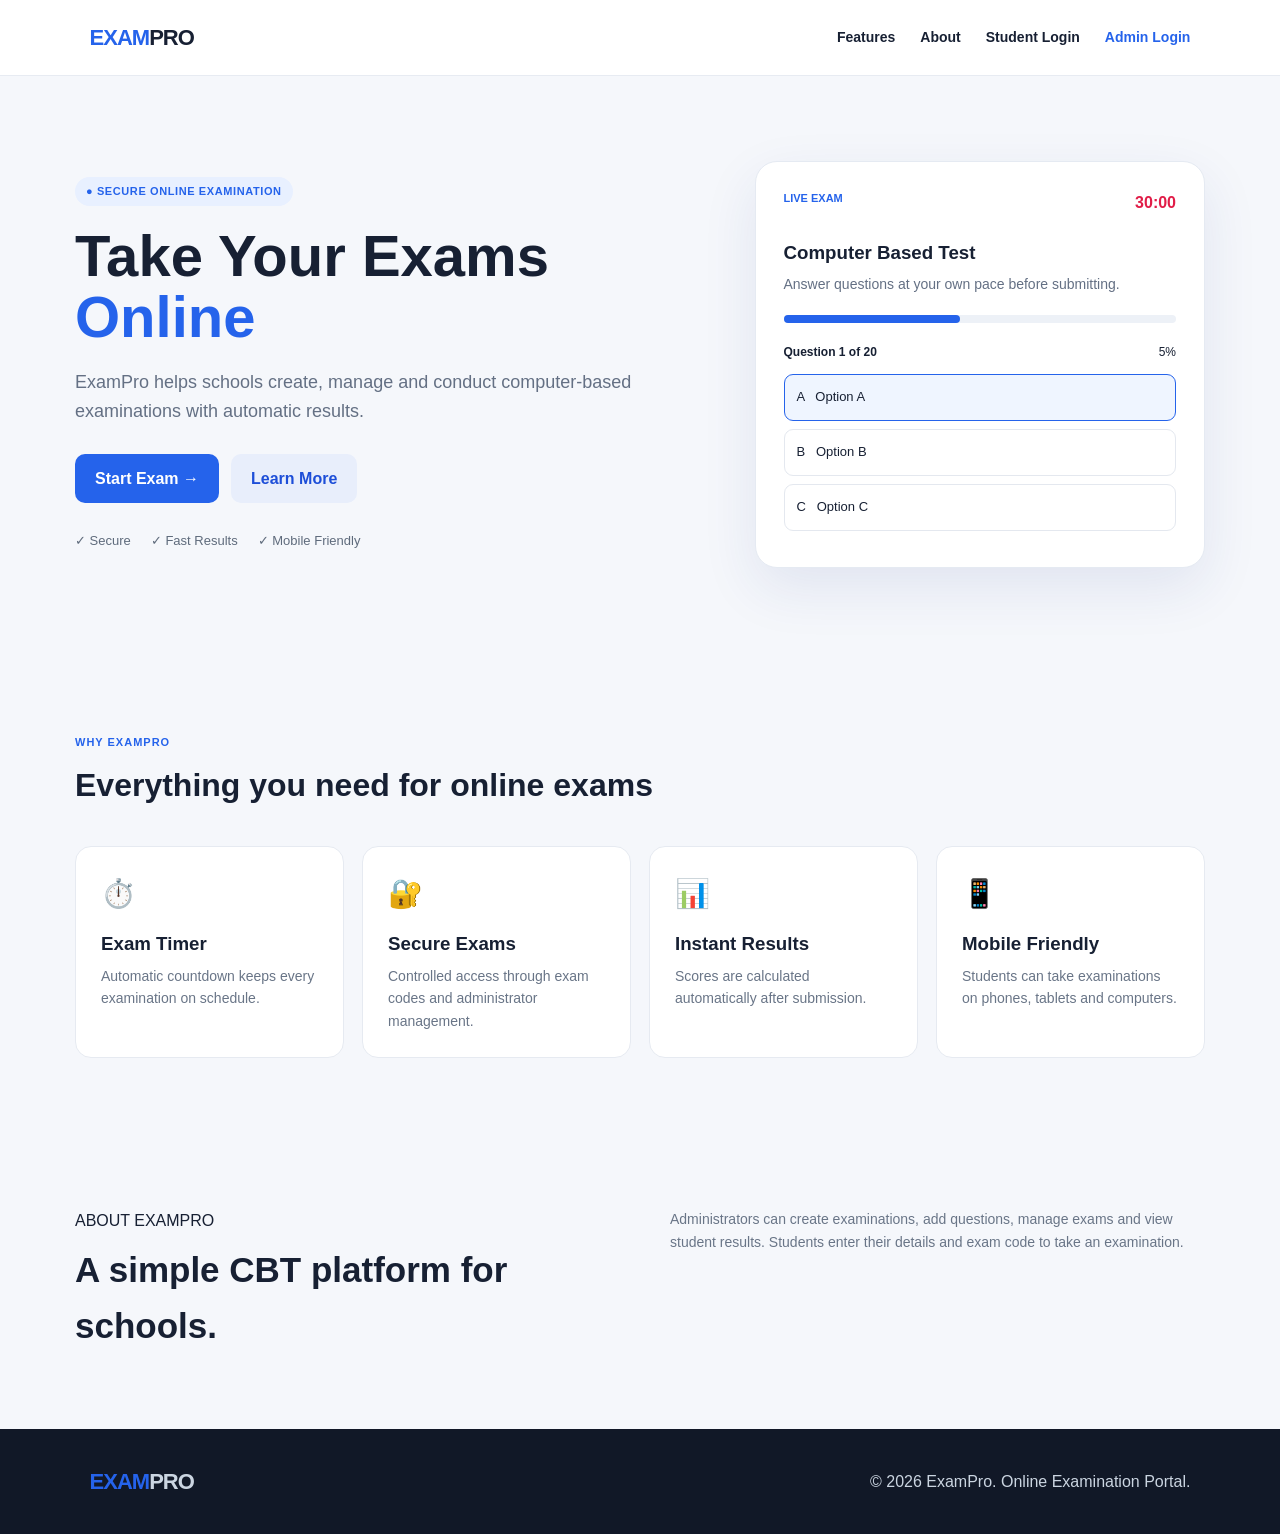
<file: index.html>
<!DOCTYPE html>
<html lang="en">
<head>
<meta charset="UTF-8">
<meta name="viewport" content="width=device-width, initial-scale=1.0">
<title>ExamPro | Online Examination</title>
<link rel="stylesheet" href="style.css">
</head>
<body>
<header class="site-header">
<a class="logo" href="index.html"><span>EXAM</span>PRO</a>
<nav>
<a href="#features">Features</a><a href="#about">About</a>
<a href="student-login.html">Student Login</a><a class="nav-admin" href="admin-login.html">Admin Login</a>
</nav>
</header>
<main>
<section class="hero">
<div class="hero-copy">
<span class="badge">● SECURE ONLINE EXAMINATION</span>
<h1>Take Your Exams <span>Online</span></h1>
<p>ExamPro helps schools create, manage and conduct computer-based examinations with automatic results.</p>
<div class="hero-actions"><a class="primary-btn" href="student-login.html">Start Exam →</a><a class="secondary-btn" href="#features">Learn More</a></div>
<div class="trust-row"><span>✓ Secure</span><span>✓ Fast Results</span><span>✓ Mobile Friendly</span></div>
</div>
<div class="hero-card">
<div class="mini-top"><span>LIVE EXAM</span><strong>30:00</strong></div>
<h3>Computer Based Test</h3><p>Answer questions at your own pace before submitting.</p>
<div class="progress"><span></span></div>
<div class="mini-q"><b>Question 1 of 20</b><span>5%</span></div>
<div class="mini-option active">A &nbsp; Option A</div><div class="mini-option">B &nbsp; Option B</div><div class="mini-option">C &nbsp; Option C</div>
</div>
</section>
<section id="features" class="section">
<div class="section-heading"><span>WHY EXAMPRO</span><h2>Everything you need for online exams</h2></div>
<div class="feature-grid">
<article><div class="icon">⏱️</div><h3>Exam Timer</h3><p>Automatic countdown keeps every examination on schedule.</p></article>
<article><div class="icon">🔐</div><h3>Secure Exams</h3><p>Controlled access through exam codes and administrator management.</p></article>
<article><div class="icon">📊</div><h3>Instant Results</h3><p>Scores are calculated automatically after submission.</p></article>
<article><div class="icon">📱</div><h3>Mobile Friendly</h3><p>Students can take examinations on phones, tablets and computers.</p></article>
</div>
</section>
<section id="about" class="about section">
<div><span>ABOUT EXAMPRO</span><h2>A simple CBT platform for schools.</h2></div>
<p>Administrators can create examinations, add questions, manage exams and view student results. Students enter their details and exam code to take an examination.</p>
</section>
</main>
<footer><div class="logo"><span>EXAM</span>PRO</div><p>© 2026 ExamPro. Online Examination Portal.</p></footer>
</body>
</html>
</file>
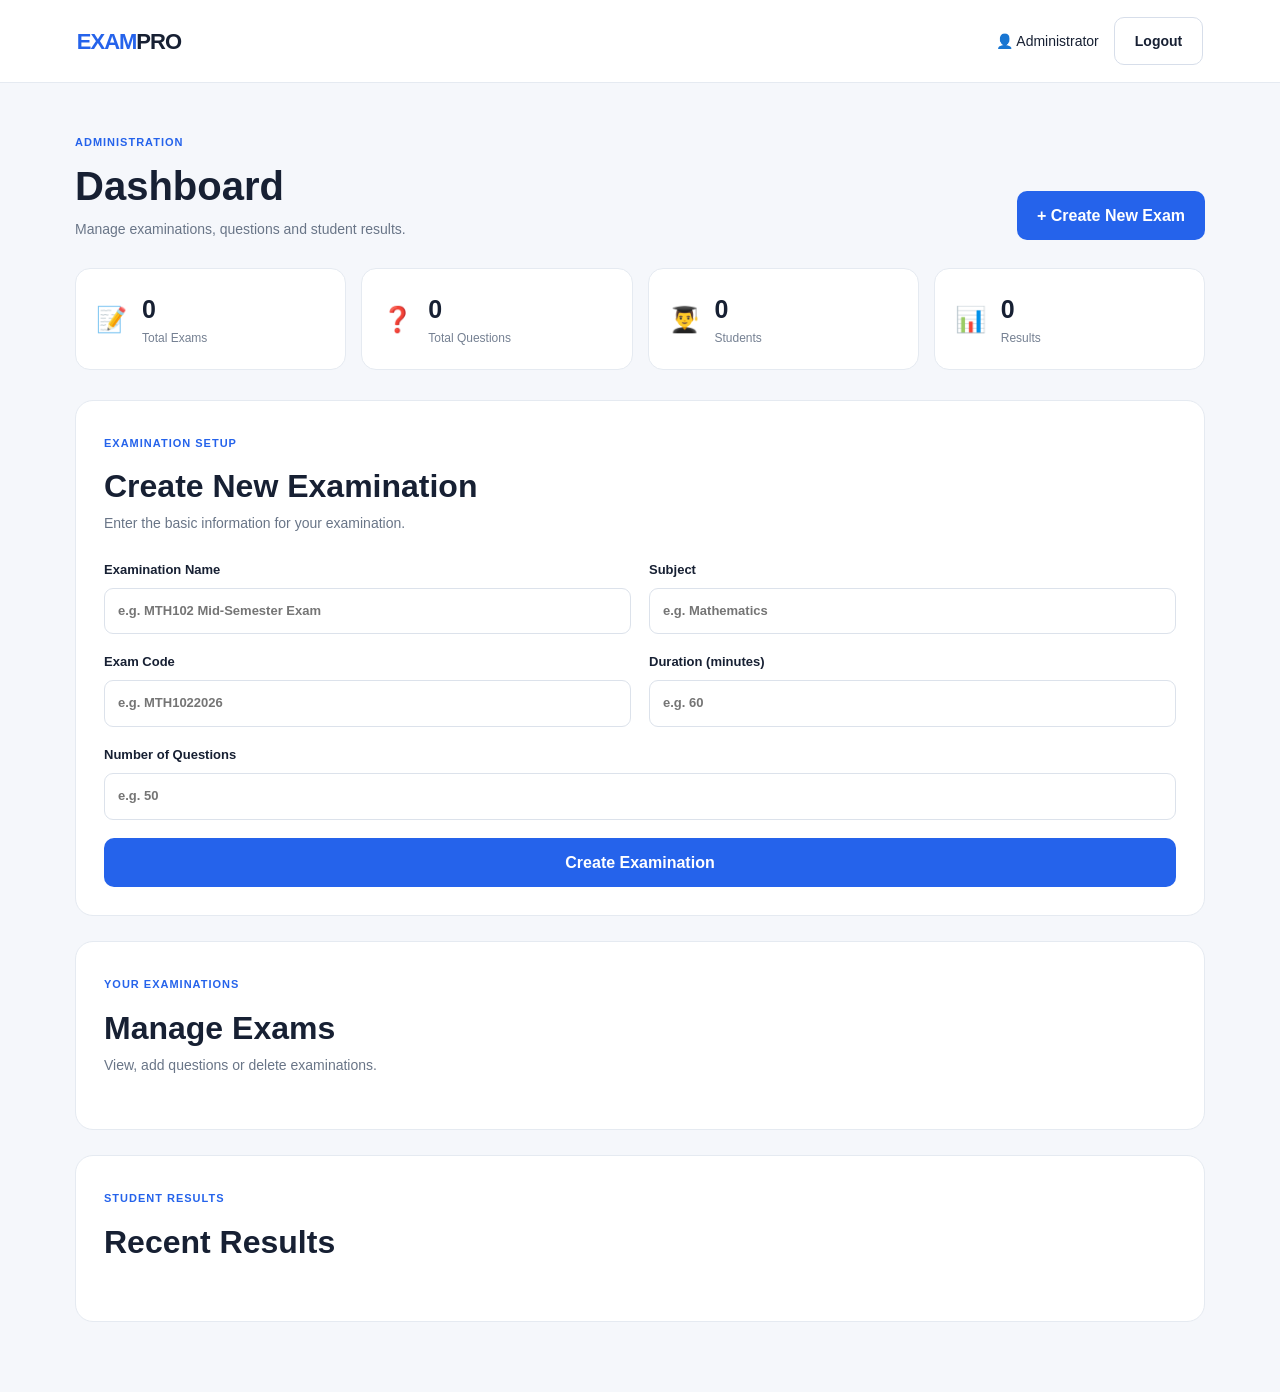
<file: admin-dashboard.html>
<!DOCTYPE html>
<html lang="en">
<head><meta charset="UTF-8"><meta name="viewport" content="width=device-width, initial-scale=1.0"><title>Admin Dashboard | ExamPro</title><link rel="stylesheet" href="style.css"></head>
<body>
<header class="dashboard-header"><a class="logo" href="index.html"><span>EXAM</span>PRO</a><div class="admin-profile"><span>👤 Administrator</span><button id="adminLogout" class="outline-btn">Logout</button></div></header>
<main class="dashboard">
<div class="dashboard-heading"><div><span>ADMINISTRATION</span><h1>Dashboard</h1><p>Manage examinations, questions and student results.</p></div><button id="focusCreate" class="primary-btn">+ Create New Exam</button></div>
<section class="dashboard-stats">
<div class="stat-card"><span>📝</span><div><strong id="totalExams">0</strong><p>Total Exams</p></div></div>
<div class="stat-card"><span>❓</span><div><strong id="totalQuestions">0</strong><p>Total Questions</p></div></div>
<div class="stat-card"><span>👨‍🎓</span><div><strong id="totalStudents">0</strong><p>Students</p></div></div>
<div class="stat-card"><span>📊</span><div><strong id="totalResults">0</strong><p>Results</p></div></div>
</section>
<section class="dashboard-section" id="createExamSection">
<div class="section-title"><span>EXAMINATION SETUP</span><h2>Create New Examination</h2><p>Enter the basic information for your examination.</p></div>
<form id="createExamForm" class="exam-form">
<div class="form-row">
<label>Examination Name<input id="examName" placeholder="e.g. MTH102 Mid-Semester Exam" required></label>
<label>Subject<input id="examSubject" placeholder="e.g. Mathematics" required></label>
</div>
<div class="form-row">
<label>Exam Code<input id="examCode" placeholder="e.g. MTH1022026" required></label>
<label>Duration (minutes)<input id="examDuration" type="number" min="1" placeholder="e.g. 60" required></label>
</div>
<label>Number of Questions<input id="numberOfQuestions" type="number" min="1" max="200" placeholder="e.g. 50" required></label>
<button class="primary-btn" type="submit">Create Examination</button>
</form>
</section>
<section class="dashboard-section">
<div class="section-title"><span>YOUR EXAMINATIONS</span><h2>Manage Exams</h2><p>View, add questions or delete examinations.</p></div>
<div id="examList" class="exam-list"></div>
</section>
<section class="dashboard-section hidden" id="questionBuilderSection">
<div class="section-title"><span>QUESTION MANAGEMENT</span><h2>Add Examination Questions</h2><p id="builderSubtitle">Create the questions and correct answers.</p></div>
<form id="questionBuilderForm"><div id="questionFields"></div><button class="primary-btn" type="submit">Save Questions & Publish Exam</button></form>
</section>
<section class="dashboard-section">
<div class="section-title"><span>STUDENT RESULTS</span><h2>Recent Results</h2></div>
<div id="resultsList" class="results-list"></div>
</section>
</main>
<script src="script.js"></script>
</body>
</html>
</file>
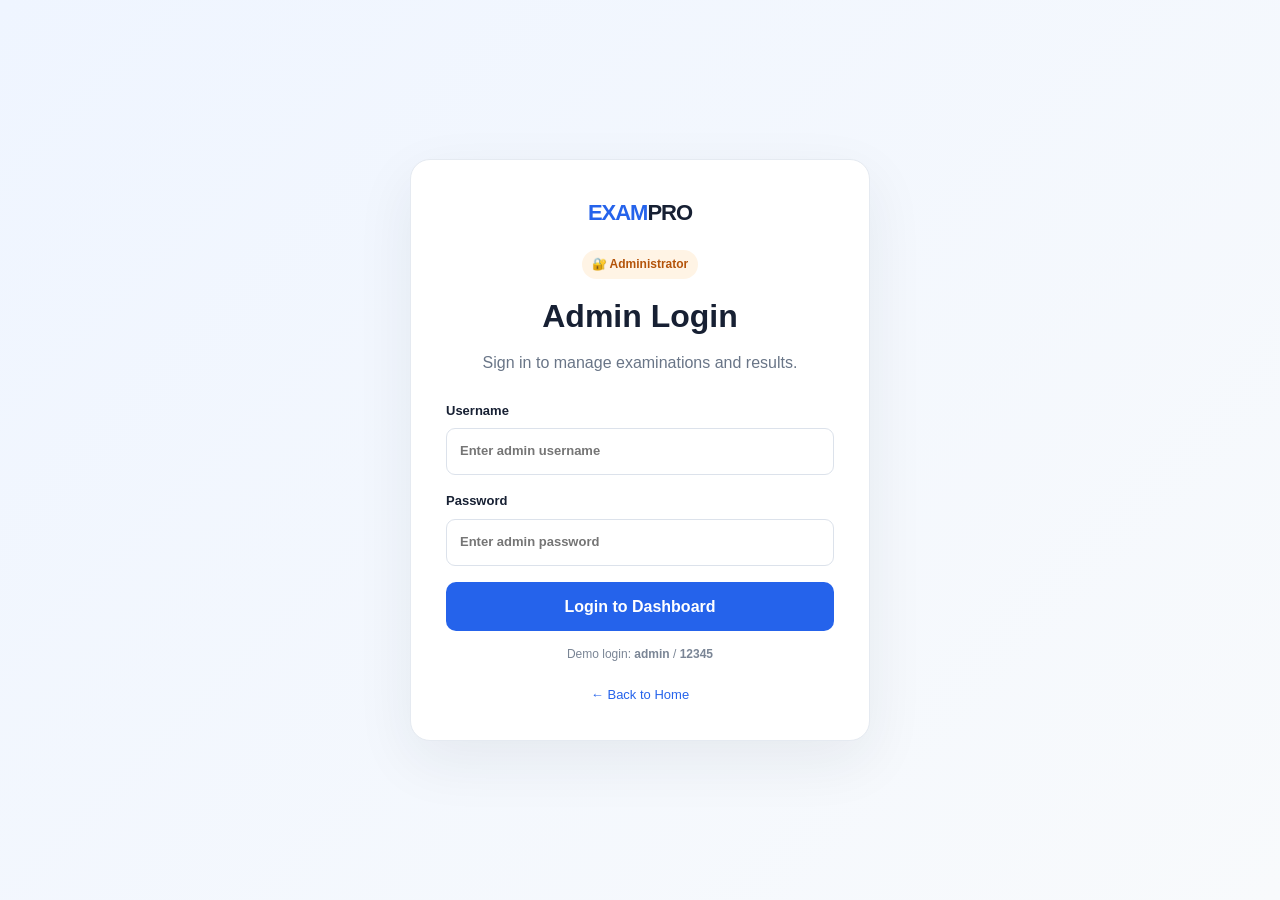
<file: admin-login.html>
<!DOCTYPE html>
<html lang="en">
<head><meta charset="UTF-8"><meta name="viewport" content="width=device-width, initial-scale=1.0"><title>Admin Login | ExamPro</title><link rel="stylesheet" href="style.css"></head>
<body class="center-page">
<div class="login-box">
<a class="logo center-logo" href="index.html"><span>EXAM</span>PRO</a>
<div class="admin-badge">🔐 Administrator</div>
<h1>Admin Login</h1><p class="muted">Sign in to manage examinations and results.</p>
<form id="adminLoginForm">
<label>Username<input id="adminUsername" type="text" placeholder="Enter admin username" required></label>
<label>Password<input id="adminPassword" type="password" placeholder="Enter admin password" required></label>
<button class="primary-btn full" type="submit">Login to Dashboard</button>
</form>
<p class="demo-note">Demo login: <b>admin</b> / <b>12345</b></p>
<p class="back-home"><a href="index.html">← Back to Home</a></p>
</div>
<script src="script.js"></script>
</body>
</html>
</file>
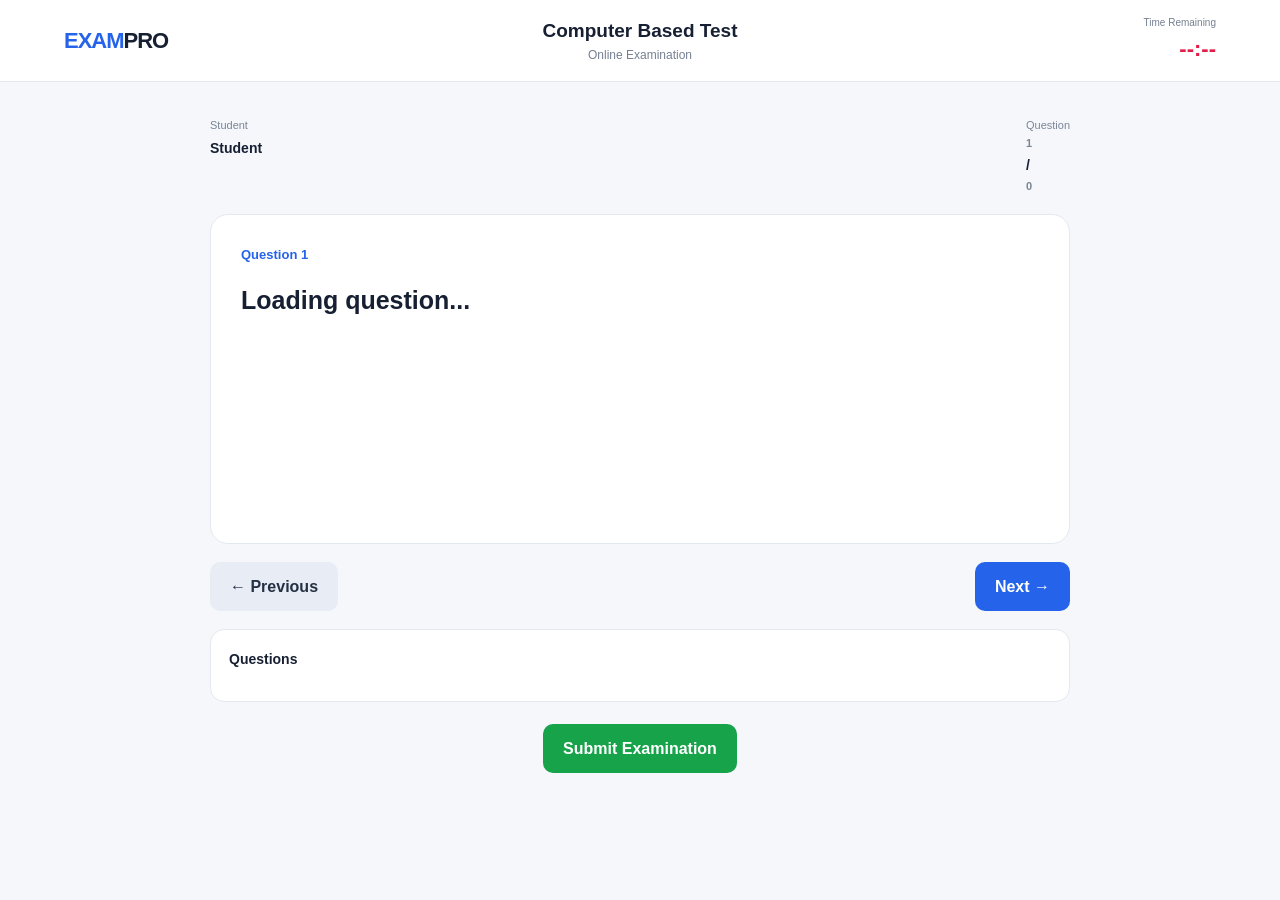
<file: exam.html>
<!DOCTYPE html>
<html lang="en">
<head><meta charset="UTF-8"><meta name="viewport" content="width=device-width, initial-scale=1.0"><title>Online Examination | ExamPro</title><link rel="stylesheet" href="style.css"></head>
<body>
<header class="exam-header"><a class="logo" href="index.html"><span>EXAM</span>PRO</a><div class="exam-title"><h2 id="examTitle">Computer Based Test</h2><p id="examSubject">Online Examination</p></div><div class="timer-box"><span>Time Remaining</span><strong id="timer">--:--</strong></div></header>
<main class="exam-container">
<div class="exam-top"><div><span>Student</span><strong id="studentDisplay">Student</strong></div><div><span>Question</span><strong><span id="currentQuestion">1</span> / <span id="totalQuestions">0</span></strong></div></div>
<section class="question-card"><div class="question-label">Question <span id="questionNumber">1</span></div><h1 id="questionText">Loading question...</h1><div id="options" class="options"></div></section>
<div class="exam-navigation"><button id="previousBtn" class="nav-btn secondary">← Previous</button><button id="nextBtn" class="nav-btn">Next →</button></div>
<div class="question-navigation"><h3>Questions</h3><div id="questionNumbers" class="question-numbers"></div></div>
<div class="submit-area"><button id="submitExam" class="submit-exam">Submit Examination</button></div>
</main>
<script src="script.js"></script>
</body>
</html>
</file>
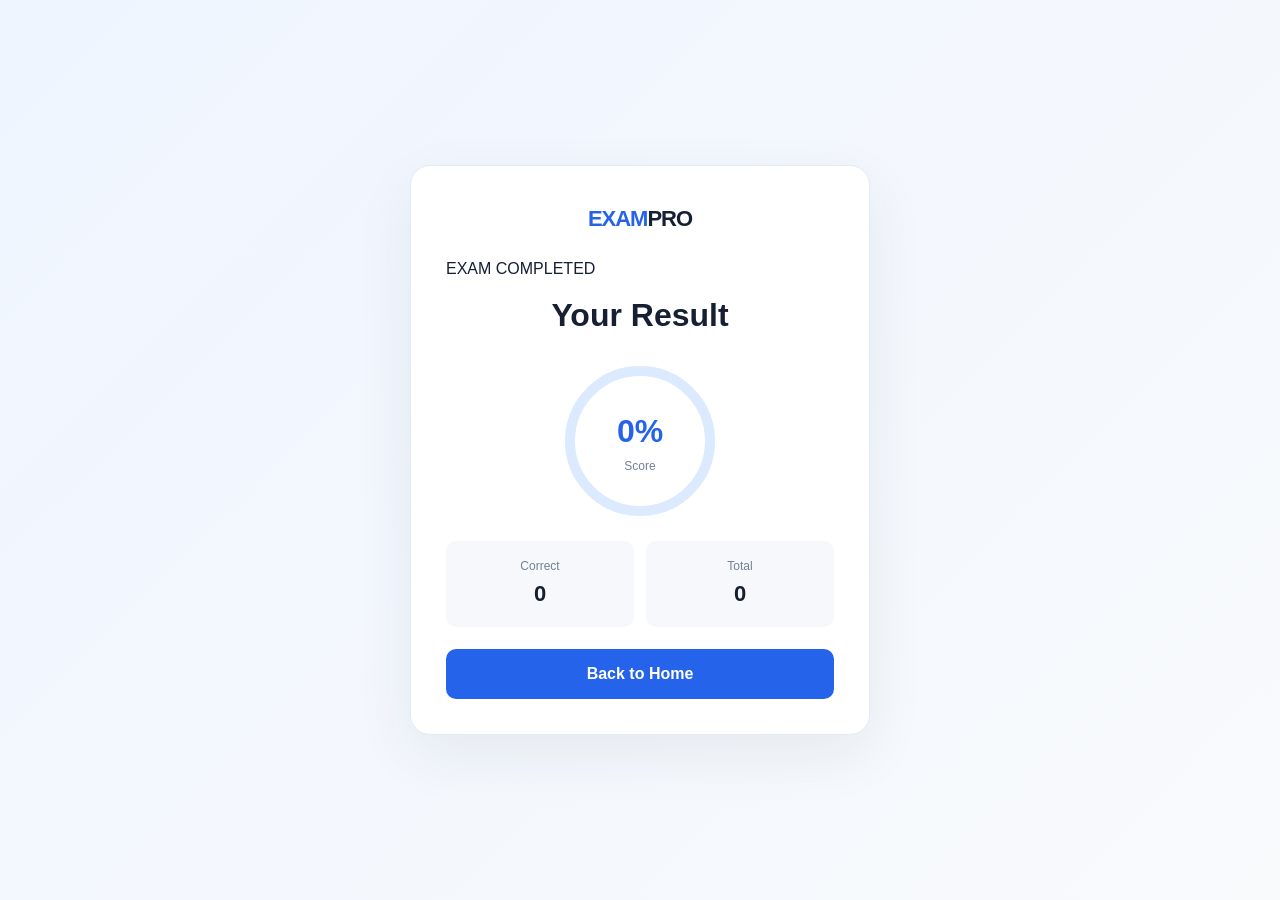
<file: result.html>
<!DOCTYPE html>
<html lang="en">
<head><meta charset="UTF-8"><meta name="viewport" content="width=device-width, initial-scale=1.0"><title>Exam Result | ExamPro</title><link rel="stylesheet" href="style.css"></head>
<body class="center-page">
<div class="result-box">
<div class="logo center-logo"><span>EXAM</span>PRO</div><span class="badge">EXAM COMPLETED</span>
<h1 id="resultTitle">Your Result</h1><p id="resultStudent" class="muted"></p>
<div class="score-circle"><strong id="resultScore">0%</strong><span>Score</span></div>
<div class="result-details"><div><span>Correct</span><strong id="resultCorrect">0</strong></div><div><span>Total</span><strong id="resultTotal">0</strong></div></div>
<a href="index.html" class="primary-btn full">Back to Home</a>
</div>
<script src="script.js"></script>
</body>
</html>
</file>
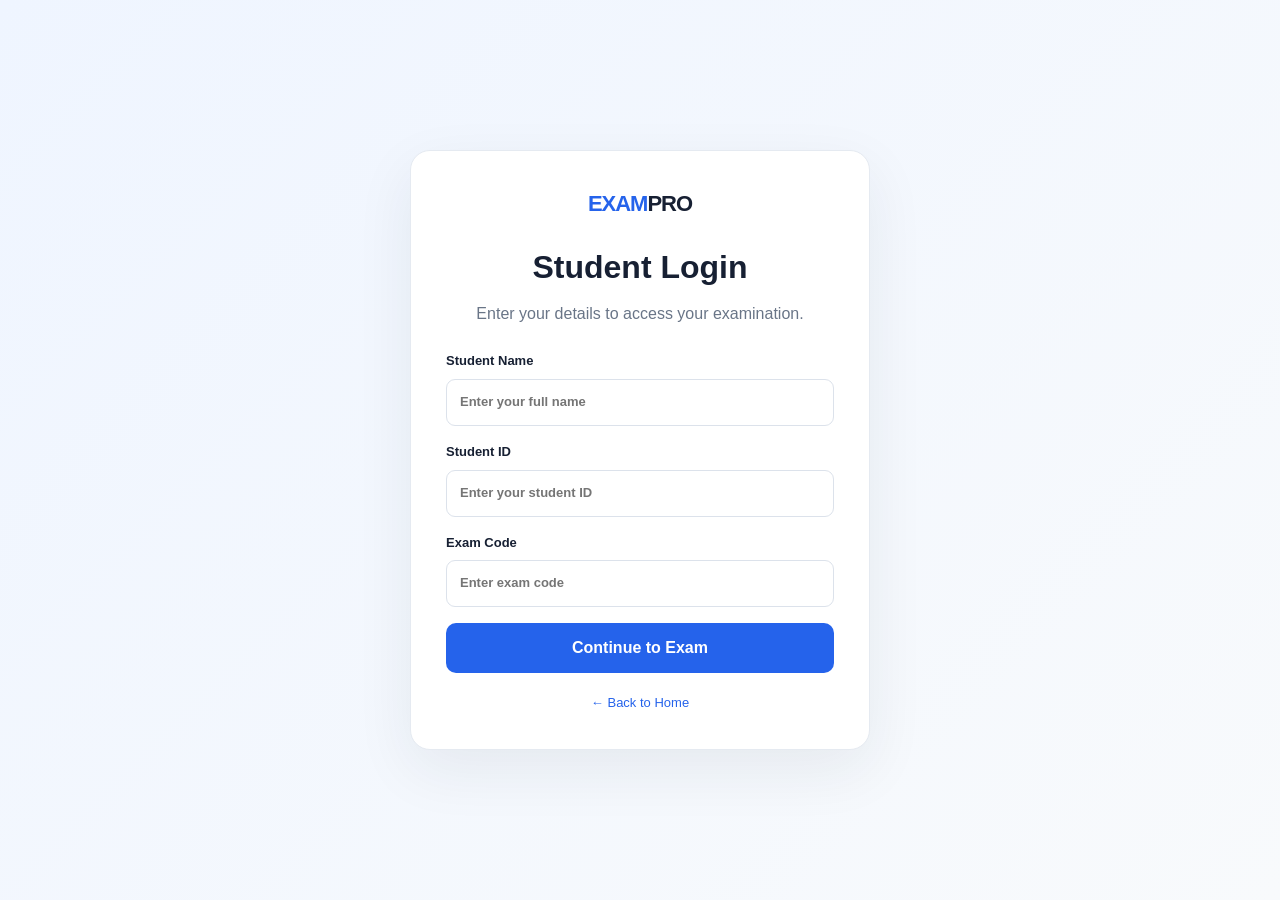
<file: student-login.html>
<!DOCTYPE html>
<html lang="en">
<head><meta charset="UTF-8"><meta name="viewport" content="width=device-width, initial-scale=1.0"><title>Student Login | ExamPro</title><link rel="stylesheet" href="style.css"></head>
<body class="center-page">
<div class="login-box">
<a class="logo center-logo" href="index.html"><span>EXAM</span>PRO</a>
<h1>Student Login</h1><p class="muted">Enter your details to access your examination.</p>
<form id="studentLoginForm">
<label>Student Name<input id="studentName" type="text" placeholder="Enter your full name" required></label>
<label>Student ID<input id="studentId" type="text" placeholder="Enter your student ID" required></label>
<label>Exam Code<input id="examCode" type="text" placeholder="Enter exam code" required></label>
<button class="primary-btn full" type="submit">Continue to Exam</button>
</form>
<p class="back-home"><a href="index.html">← Back to Home</a></p>
</div>
<script src="script.js"></script>
</body>
</html>
</file>
<file: style.css>
*{box-sizing:border-box;margin:0;padding:0}body{font-family:Inter,Arial,sans-serif;background:#f5f7fb;color:#172033;line-height:1.6}a{text-decoration:none;color:inherit}button,input,select{font:inherit}.primary-btn,.secondary-btn,.outline-btn,.nav-btn,.submit-exam{display:inline-flex;align-items:center;justify-content:center;border:0;border-radius:10px;padding:12px 20px;cursor:pointer;font-weight:700}.primary-btn{background:#2563eb;color:#fff}.primary-btn:hover{background:#1d4ed8}.secondary-btn{background:#e8eefb;color:#1d4ed8}.outline-btn{background:transparent;border:1px solid #d7deea;color:#172033}.full{width:100%}.logo{font-size:22px;font-weight:900;letter-spacing:-1px}.logo span{color:#2563eb}.site-header{height:76px;background:#fff;border-bottom:1px solid #e7ebf2;display:flex;align-items:center;justify-content:space-between;padding:0 7%;position:sticky;top:0;z-index:5}.site-header nav{display:flex;gap:25px;align-items:center;font-size:14px;font-weight:600}.nav-admin{color:#2563eb}.hero{max-width:1180px;margin:auto;padding:85px 25px;display:grid;grid-template-columns:1.15fr .85fr;gap:70px;align-items:center}.hero-copy .badge{display:inline-block;background:#e8f0ff;color:#2563eb;padding:6px 11px;border-radius:999px;font-size:11px;font-weight:800;letter-spacing:.6px}.hero h1{font-size:58px;line-height:1.05;margin:20px 0}.hero h1 span{color:#2563eb}.hero p{font-size:18px;color:#647084;max-width:600px}.hero-actions{display:flex;gap:12px;margin:28px 0}.trust-row{display:flex;gap:20px;color:#5f6b7c;font-size:13px}.hero-card{background:#fff;border:1px solid #e5eaf2;border-radius:22px;padding:28px;box-shadow:0 20px 55px #1e3a8a18}.mini-top,.mini-q{display:flex;justify-content:space-between}.mini-top span{font-size:11px;color:#2563eb;font-weight:800}.mini-top strong{color:#e11d48}.hero-card h3{margin:22px 0 5px}.hero-card p{font-size:14px}.progress{height:8px;background:#edf1f7;border-radius:9px;margin:20px 0}.progress span{display:block;width:45%;height:100%;background:#2563eb;border-radius:9px}.mini-q{font-size:12px;margin-bottom:12px}.mini-option{padding:12px;border:1px solid #e4e8ef;border-radius:9px;margin:8px 0;font-size:13px}.mini-option.active{border-color:#2563eb;background:#eff5ff}.section{max-width:1180px;margin:auto;padding:75px 25px}.section-heading span,.section-title>span,.dashboard-heading>div>span{font-size:11px;font-weight:800;color:#2563eb;letter-spacing:1px}.section-heading h2,.section-title h2{font-size:32px;margin-top:7px}.feature-grid{display:grid;grid-template-columns:repeat(4,1fr);gap:18px;margin-top:35px}.feature-grid article{background:#fff;border:1px solid #e6eaf1;border-radius:16px;padding:25px}.icon{font-size:28px}.feature-grid h3{margin:12px 0 6px}.feature-grid p,.about p,.section-title p,.dashboard-heading p{color:#697587;font-size:14px}.about{display:grid;grid-template-columns:1fr 1fr;gap:60px}.about h2{font-size:35px;margin-top:8px}footer{background:#111827;color:#cbd5e1;padding:35px 7%;display:flex;justify-content:space-between;align-items:center}.center-page{min-height:100vh;display:grid;place-items:center;padding:20px;background:linear-gradient(135deg,#eff5ff,#f8fafc)}.login-box,.result-box{width:min(460px,100%);background:#fff;border:1px solid #e5eaf1;border-radius:20px;padding:35px;box-shadow:0 20px 60px #1e293b12}.center-logo{text-align:center;display:block;margin-bottom:20px}.login-box h1,.result-box h1{text-align:center;margin:8px 0}.muted{text-align:center;color:#697587;margin-bottom:25px}.login-box label,.exam-form label,.question-builder-card label{display:block;font-size:13px;font-weight:700;margin-bottom:16px}.login-box input,.exam-form input,.question-builder-card input,.question-builder-card select{width:100%;margin-top:7px;padding:12px 13px;border:1px solid #dce2eb;border-radius:9px;outline:none;background:#fff}.login-box input:focus,.exam-form input:focus,.question-builder-card input:focus,.question-builder-card select:focus{border-color:#2563eb}.back-home{text-align:center;margin-top:20px;font-size:13px;color:#2563eb}.admin-badge{width:max-content;margin:0 auto 12px;background:#fff4e5;color:#b45309;padding:5px 10px;border-radius:999px;font-size:12px;font-weight:800}.demo-note{text-align:center;color:#7a8595;font-size:12px;margin-top:14px}.dashboard-header{background:#fff;border-bottom:1px solid #e5eaf1;padding:17px 6%;display:flex;align-items:center;justify-content:space-between}.admin-profile{display:flex;align-items:center;gap:15px;font-size:14px}.dashboard{max-width:1180px;margin:auto;padding:45px 25px}.dashboard-heading{display:flex;justify-content:space-between;gap:25px;align-items:end;margin-bottom:28px}.dashboard-heading h1{font-size:40px}.dashboard-stats{display:grid;grid-template-columns:repeat(4,1fr);gap:15px;margin-bottom:30px}.stat-card{background:#fff;border:1px solid #e5eaf1;border-radius:15px;padding:20px;display:flex;gap:15px;align-items:center}.stat-card>span{font-size:25px}.stat-card strong{font-size:25px}.stat-card p{font-size:12px;color:#758092}.dashboard-section{background:#fff;border:1px solid #e5eaf1;border-radius:18px;padding:28px;margin-bottom:25px}.section-title{margin-bottom:25px}.exam-form{display:flex;flex-direction:column;gap:2px}.form-row{display:grid;grid-template-columns:1fr 1fr;gap:18px}.exam-list{display:grid;gap:14px}.exam-card{border:1px solid #e1e6ee;border-radius:13px;padding:18px;display:flex;justify-content:space-between;gap:20px;align-items:center}.exam-card h3{margin-bottom:3px}.exam-meta{font-size:12px;color:#718096}.exam-actions{display:flex;gap:8px;flex-wrap:wrap}.small-btn{border:0;background:#edf2ff;color:#1d4ed8;padding:8px 11px;border-radius:8px;cursor:pointer;font-weight:700;font-size:12px}.small-btn.danger{background:#fee2e2;color:#b91c1c}.empty-state{text-align:center;color:#758092;padding:30px}.question-builder-card{border:1px solid #e1e6ee;border-radius:14px;padding:20px;margin-bottom:16px}.question-builder-card h3{margin-bottom:12px}.question-builder-card select{cursor:pointer}.hidden{display:none}.results-list{display:grid;gap:10px}.result-row{display:flex;justify-content:space-between;border:1px solid #e4e8ef;border-radius:10px;padding:14px}.result-row small{color:#758092}.exam-header{background:#fff;border-bottom:1px solid #e4e8ef;padding:15px 5%;display:grid;grid-template-columns:1fr 1fr 1fr;align-items:center;gap:20px}.exam-title{text-align:center}.exam-title h2{font-size:19px}.exam-title p{font-size:12px;color:#758092}.timer-box{justify-self:end;text-align:right}.timer-box span{display:block;font-size:10px;color:#758092}.timer-box strong{color:#e11d48;font-size:22px}.exam-container{max-width:900px;margin:auto;padding:35px 20px}.exam-top{display:flex;justify-content:space-between;margin-bottom:18px}.exam-top span{display:block;color:#7a8595;font-size:11px}.exam-top strong{font-size:14px}.question-card{background:#fff;border:1px solid #e4e8ef;border-radius:18px;padding:30px;min-height:330px}.question-label{color:#2563eb;font-size:13px;font-weight:800}.question-card h1{font-size:25px;margin:15px 0 25px}.options{display:grid;gap:12px}.option{display:flex;align-items:center;gap:12px;padding:14px;border:1px solid #dfe5ed;border-radius:10px;cursor:pointer}.option:hover{border-color:#2563eb}.option input{accent-color:#2563eb}.option.selected{border-color:#2563eb;background:#eff5ff}.exam-navigation{display:flex;justify-content:space-between;margin:18px 0}.nav-btn{background:#2563eb;color:#fff}.nav-btn.secondary{background:#e8edf5;color:#243044}.question-navigation{background:#fff;border:1px solid #e4e8ef;border-radius:14px;padding:18px}.question-navigation h3{font-size:14px;margin-bottom:12px}.question-numbers{display:flex;flex-wrap:wrap;gap:7px}.question-numbers button{width:38px;height:38px;border:1px solid #dce2eb;background:#fff;border-radius:8px;cursor:pointer}.question-numbers button.active{background:#2563eb;color:#fff;border-color:#2563eb}.question-numbers button.answered{box-shadow:inset 0 -3px #16a34a}.submit-area{text-align:center;margin:22px 0}.submit-exam{background:#16a34a;color:#fff}.score-circle{width:150px;height:150px;border-radius:50%;border:10px solid #dbeafe;margin:25px auto;display:flex;flex-direction:column;align-items:center;justify-content:center}.score-circle strong{font-size:32px;color:#2563eb}.score-circle span{font-size:12px;color:#758092}.result-details{display:grid;grid-template-columns:1fr 1fr;gap:12px;margin-bottom:22px}.result-details div{background:#f6f8fb;padding:16px;border-radius:10px;text-align:center}.result-details span{display:block;color:#758092;font-size:12px}.result-details strong{font-size:22px}@media(max-width:800px){.hero{grid-template-columns:1fr}.feature-grid,.dashboard-stats{grid-template-columns:repeat(2,1fr)}.about{grid-template-columns:1fr}.site-header nav{gap:10px;font-size:12px}.exam-header{grid-template-columns:1fr 1fr}.exam-title{display:none}}@media(max-width:600px){.hero h1{font-size:42px}.hero{padding-top:55px}.feature-grid,.dashboard-stats,.form-row{grid-template-columns:1fr}.site-header{padding:0 20px}.site-header nav a:nth-child(1),.site-header nav a:nth-child(2){display:none}.dashboard-heading{display:flex;flex-direction:column;align-items:flex-start}.exam-card{flex-direction:column;align-items:flex-start}.admin-profile{gap:8px}.exam-header{grid-template-columns:1fr 1fr}.exam-header .logo{font-size:18px}.question-card{padding:22px}.question-card h1{font-size:20px}footer{display:block}.hero-actions{flex-direction:column}.hero-actions a{width:100%}}
</file>
